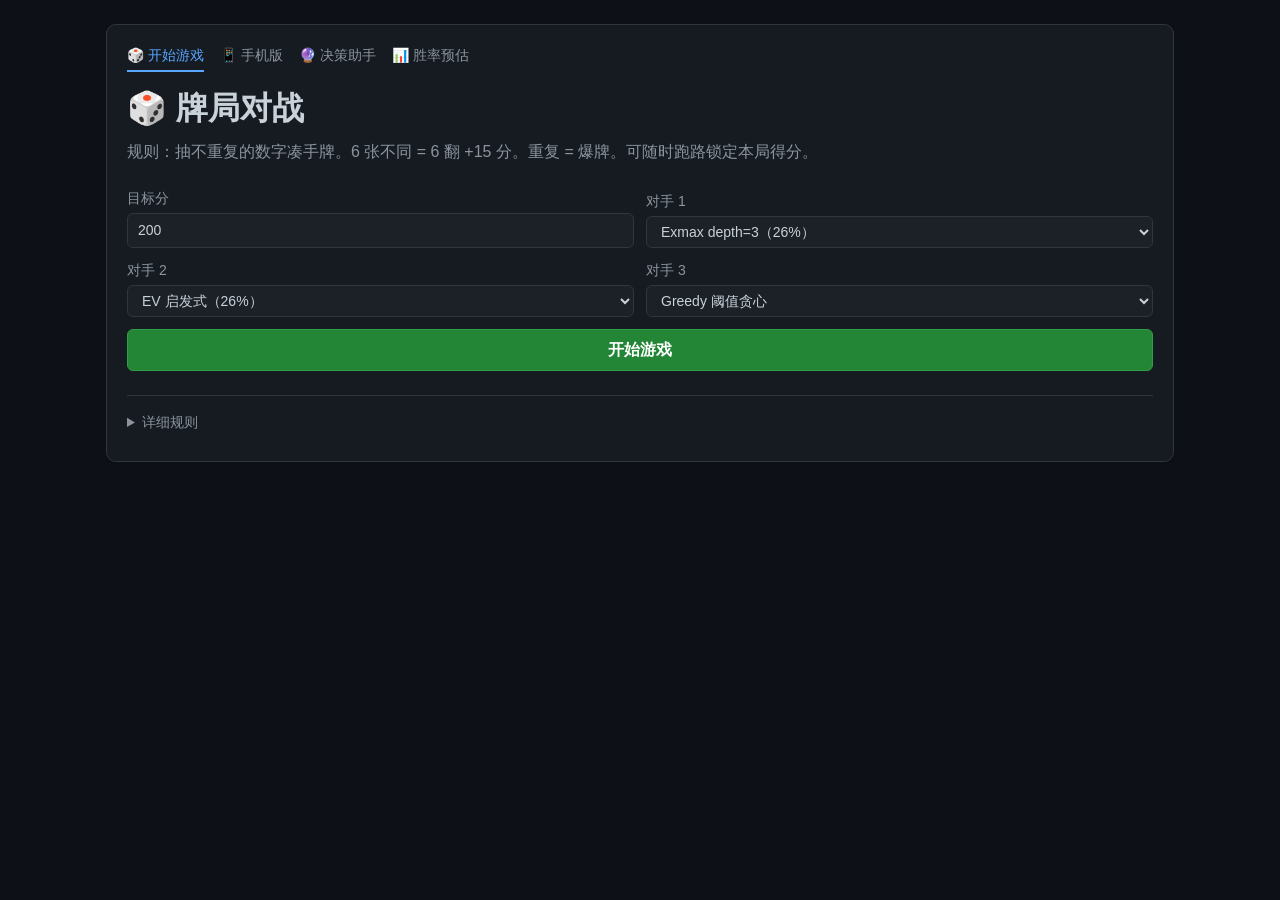
<file: web/index.html>
<!DOCTYPE html>
<html lang="zh-CN">
<head>
  <meta charset="UTF-8">
  <meta name="viewport" content="width=device-width, initial-scale=1.0">
  <title>牌局对战 · Web 版</title>
  <link rel="stylesheet" href="style.css">
</head>
<body>
  <div id="app">
    <!-- ===== 开局界面 ===== -->
    <section id="setup" class="card">
      <div style="display:flex;gap:16px;margin-bottom:12px;font-size:14px">
        <a href="index.html" style="color:var(--accent);text-decoration:none;border-bottom:2px solid var(--accent);padding-bottom:4px">🎲 开始游戏</a>
        <a href="mobile.html" style="color:var(--text-dim);text-decoration:none;padding-bottom:4px">📱 手机版</a>
        <a href="advisor.html" style="color:var(--text-dim);text-decoration:none;padding-bottom:4px">🔮 决策助手</a>
        <a href="winrate.html" style="color:var(--text-dim);text-decoration:none;padding-bottom:4px">📊 胜率预估</a>
      </div>
      <h1>🎲 牌局对战</h1>
      <p class="subtitle">规则：抽不重复的数字凑手牌。6 张不同 = 6 翻 +15 分。重复 = 爆牌。可随时跑路锁定本局得分。</p>

      <div class="setup-form">
        <label>
          目标分
          <input type="number" id="target-input" value="200" min="50" max="500" step="10">
        </label>
        <label>
          对手 1
          <select class="opp-select" data-idx="1">
            <option value="exmax4">Exmax depth=4（最强 26.5%）</option>
            <option value="exmax3" selected>Exmax depth=3（26%）</option>
            <option value="exmax2">Exmax depth=2（24.5%）</option>
            <option value="neural">🤖 神经网络（25.5%）</option>
            <option value="ev">EV 启发式（26%）</option>
            <option value="greedy">Greedy 阈值贪心</option>
            <option value="random">Random 随机</option>
          </select>
        </label>
        <label>
          对手 2
          <select class="opp-select" data-idx="2">
            <option value="exmax4">Exmax depth=4（最强 26.5%）</option>
            <option value="exmax3">Exmax depth=3（26%）</option>
            <option value="exmax2">Exmax depth=2（24.5%）</option>
            <option value="neural">🤖 神经网络（25.5%）</option>
            <option value="ev" selected>EV 启发式（26%）</option>
            <option value="greedy">Greedy 阈值贪心</option>
            <option value="random">Random 随机</option>
          </select>
        </label>
        <label>
          对手 3
          <select class="opp-select" data-idx="3">
            <option value="exmax4">Exmax depth=4（最强 26.5%）</option>
            <option value="exmax3">Exmax depth=3（26%）</option>
            <option value="exmax2">Exmax depth=2（24.5%）</option>
            <option value="neural">🤖 神经网络（25.5%）</option>
            <option value="ev">EV 启发式（26%）</option>
            <option value="greedy" selected>Greedy 阈值贪心</option>
            <option value="random">Random 随机</option>
          </select>
        </label>

        <button id="start-btn" class="primary">开始游戏</button>
      </div>

      <details class="rules">
        <summary>详细规则</summary>
        <ul>
          <li><b>牌库 94 张</b>：数字 79 + 加分 6（3 张 +10 / 3 张翻倍当前数字总和）+ 技能 9（保险/放逐/三连各 3）</li>
          <li><b>爆牌</b>：抽到手中已有的数字（除非有保险，消耗保险免一次）</li>
          <li><b>6 翻了</b>：手牌凑齐 6 个不同数字，+15 分奖励 + 强制其他活跃玩家锁分</li>
          <li><b>放逐</b>：强制目标跑路（可选自己）</li>
          <li><b>三连</b>：目标连摸 3 张（可选自己冲 6 翻）</li>
          <li><b>跑路</b>：锁定本局得分加到总分，退出本局</li>
          <li>任何玩家总分 ≥ 目标分，比赛结束</li>
        </ul>
      </details>
    </section>

    <!-- ===== 对局界面 ===== -->
    <section id="game" hidden>
      <header class="game-header">
        <h2>第 <span id="round-num">1</span> 局</h2>
        <div class="meta">
          目标 <b id="target-display">200</b> ·
          剩余 <b id="deck-remaining">94</b> 张
        </div>
        <button id="quit-btn" class="secondary">放弃</button>
      </header>

      <div class="players-grid" id="players"></div>

      <div class="my-area card">
        <div class="my-header">
          <h3>★ 我的状态</h3>
          <div class="my-meta">
            <span>本局 <b id="my-cur-score">0</b></span>
            <span>保险 <b id="my-insurance">无</b></span>
          </div>
        </div>
        <div class="my-hand" id="my-hand"></div>
        <div class="hint" id="hint"></div>
        <div class="actions">
          <button id="btn-draw" class="primary big">摸牌 (D)</button>
          <button id="btn-fold" class="secondary big">跑路 (F)</button>
        </div>
      </div>

      <div class="log-area card">
        <h3>📜 本局事件</h3>
        <ul id="event-log" class="event-log"></ul>
      </div>
    </section>

    <!-- ===== 技能目标选择模态框 ===== -->
    <div id="skill-modal" class="modal" hidden>
      <div class="modal-content card">
        <h3 id="skill-title"></h3>
        <p id="skill-desc"></p>
        <div id="skill-targets"></div>
      </div>
    </div>

    <!-- ===== 抽到牌的弹出反馈 ===== -->
    <div id="drawn-card" class="drawn-card" hidden></div>

    <!-- ===== 比赛结束模态框 ===== -->
    <div id="result-modal" class="modal" hidden>
      <div class="modal-content card">
        <h2 id="result-title"></h2>
        <ol id="result-rank" class="rank"></ol>
        <button id="play-again" class="primary">再来一局</button>
      </div>
    </div>
  </div>

  <script type="module" src="js/main.js"></script>
</body>
</html>
</file>
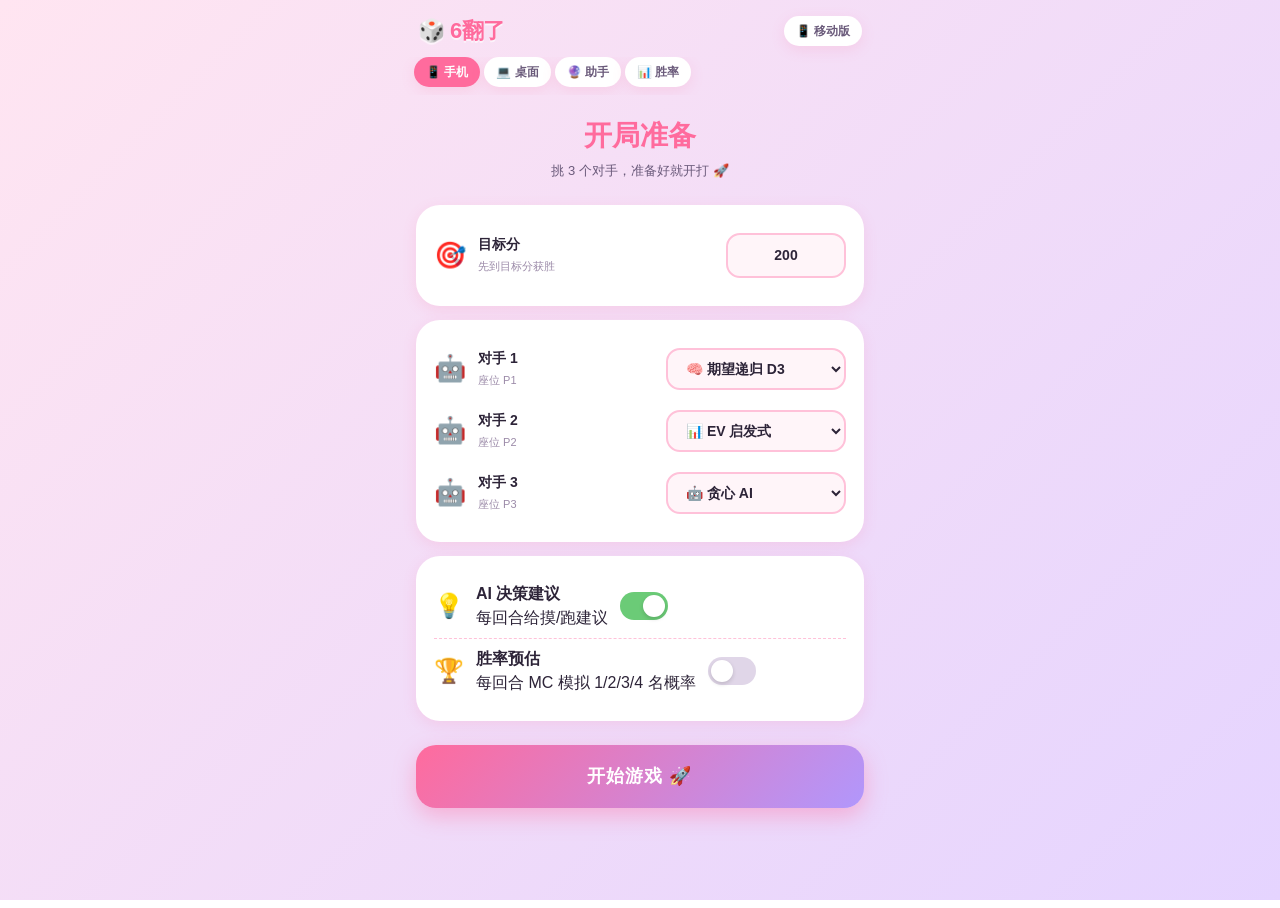
<file: web/mobile.html>
<!DOCTYPE html>
<html lang="zh-CN">
<head>
  <meta charset="UTF-8">
  <meta name="viewport" content="width=device-width, initial-scale=1.0, maximum-scale=1.0, user-scalable=no, viewport-fit=cover">
  <meta name="theme-color" content="#FF8FAB">
  <title>6翻了 · 移动版</title>
  <style>
    :root {
      --pink: #FF8FAB;
      --pink-deep: #FF6B9D;
      --pink-light: #FFC1D9;
      --purple: #B197FC;
      --purple-light: #E0CFFF;
      --yellow: #FFD93D;
      --yellow-soft: #FFE680;
      --green: #6BCB77;
      --green-soft: #9DDFA7;
      --red: #FF6B6B;
      --blue: #6BB6FF;
      --orange: #FF9F6B;
      --bg-1: #FFE5F1;
      --bg-2: #E5D4FF;
      --text: #2D2438;
      --text-soft: #6B5B7B;
      --text-dim: #9B8AA8;
      --shadow: 0 4px 14px rgba(255, 107, 157, 0.15);
      --shadow-lg: 0 8px 28px rgba(177, 151, 252, 0.25);
    }
    * { box-sizing: border-box; margin: 0; padding: 0; -webkit-tap-highlight-color: transparent; }
    /* 'hidden' 属性优先级低于 .sheet-overlay 等 display 规则，强制覆盖 */
    [hidden] { display: none !important; }
    html, body { height: 100%; overflow-x: hidden; }
    body {
      font-family: -apple-system, "PingFang SC", "Hiragino Sans GB",
                   "Noto Sans CJK SC", "Microsoft YaHei", sans-serif;
      background: linear-gradient(135deg, var(--bg-1) 0%, var(--bg-2) 100%);
      background-attachment: fixed;
      color: var(--text);
      line-height: 1.5;
      min-height: 100vh;
      padding-bottom: env(safe-area-inset-bottom);
    }
    button { font: inherit; cursor: pointer; border: none; background: transparent; color: inherit; }
    input, select { font: inherit; }
    input[type=number]::-webkit-inner-spin-button { display: none; }

    /* ================== App container ================== */
    #app {
      max-width: 480px;
      margin: 0 auto;
      min-height: 100vh;
      display: flex;
      flex-direction: column;
      position: relative;
    }

    /* ================== Header ================== */
    .top-bar {
      padding: 14px 18px 10px;
      display: flex;
      align-items: center;
      justify-content: space-between;
      gap: 8px;
    }
    .logo {
      font-size: 22px;
      font-weight: 800;
      letter-spacing: -.5px;
      color: var(--pink-deep);
      text-shadow: 0 2px 0 rgba(255, 255, 255, 0.6);
    }
    .top-meta {
      display: flex; gap: 8px; align-items: center;
      font-size: 12px;
      color: var(--text-soft);
    }
    .pill {
      background: white;
      padding: 6px 12px;
      border-radius: 999px;
      box-shadow: var(--shadow);
      font-weight: 600;
      font-size: 12px;
      display: inline-flex; align-items: center; gap: 4px;
    }
    .pill.alive { background: var(--green-soft); color: #1A6B26; }
    .nav-links {
      display: flex; gap: 4px;
      padding: 0 14px 8px;
      overflow-x: auto;
      -webkit-overflow-scrolling: touch;
    }
    .nav-links a {
      flex: 0 0 auto;
      padding: 6px 12px;
      background: white;
      color: var(--text-soft);
      text-decoration: none;
      border-radius: 999px;
      font-size: 12px;
      font-weight: 600;
      box-shadow: var(--shadow);
    }
    .nav-links a.active { background: var(--pink-deep); color: white; }

    /* ================== Setup screen ================== */
    .setup {
      padding: 20px 16px 100px;
      flex: 1;
    }
    .setup h1 {
      font-size: 28px;
      font-weight: 800;
      text-align: center;
      margin-bottom: 4px;
      color: var(--pink-deep);
    }
    .setup .subtitle {
      text-align: center;
      color: var(--text-soft);
      font-size: 13px;
      margin-bottom: 24px;
    }
    .setup-card {
      background: white;
      border-radius: 24px;
      padding: 18px;
      box-shadow: var(--shadow);
      margin-bottom: 14px;
    }
    .setup-card label {
      display: flex;
      align-items: center;
      gap: 12px;
      padding: 10px 0;
      font-weight: 600;
      font-size: 14px;
    }
    .setup-card label .label-emoji {
      font-size: 26px;
      flex-shrink: 0;
    }
    .setup-card label .label-text { flex: 1; }
    .setup-card label .label-hint { font-size: 11px; color: var(--text-dim); font-weight: 500; }
    .setup-card input[type=number],
    .setup-card select {
      padding: 10px 14px;
      border-radius: 14px;
      border: 2px solid var(--pink-light);
      background: #FFF5F9;
      color: var(--text);
      font-size: 14px;
      font-weight: 600;
      min-width: 120px;
      max-width: 180px;
      outline: none;
      transition: border .15s;
    }
    .setup-card input[type=number]:focus,
    .setup-card select:focus { border-color: var(--pink-deep); }
    .setup-card input[type=number] { text-align: center; width: 80px; }
    .setup-card .toggle-row {
      display: flex; align-items: center; gap: 12px; padding: 8px 0;
      border-top: 1px dashed var(--pink-light);
    }
    .setup-card .toggle-row:first-child { border-top: 0; }

    .toggle {
      position: relative; width: 48px; height: 28px;
      background: #E0D6E8; border-radius: 999px;
      transition: background .2s;
      flex-shrink: 0;
    }
    .toggle::after {
      content: ''; position: absolute;
      top: 3px; left: 3px;
      width: 22px; height: 22px;
      background: white; border-radius: 50%;
      box-shadow: 0 2px 4px rgba(0,0,0,.15);
      transition: left .2s;
    }
    .toggle.on { background: var(--green); }
    .toggle.on::after { left: 23px; }

    .start-btn {
      display: block;
      width: 100%;
      padding: 18px;
      margin-top: 24px;
      background: linear-gradient(135deg, var(--pink-deep) 0%, var(--purple) 100%);
      color: white;
      border-radius: 20px;
      font-size: 18px;
      font-weight: 800;
      letter-spacing: 1px;
      box-shadow: 0 8px 22px rgba(255, 107, 157, 0.4);
      transition: transform .12s;
    }
    .start-btn:active { transform: scale(.97); }

    /* ================== Game screen ================== */
    .game-screen {
      padding: 0 14px 220px;
      flex: 1;
    }

    /* Hero card (你) */
    .hero {
      background: linear-gradient(135deg, var(--pink-deep) 0%, var(--purple) 100%);
      color: white;
      border-radius: 26px;
      padding: 18px 18px 16px;
      box-shadow: var(--shadow-lg);
      margin-bottom: 14px;
      position: relative;
      overflow: hidden;
    }
    .hero::before {
      content: '';
      position: absolute;
      top: -30px; right: -30px;
      width: 120px; height: 120px;
      background: rgba(255,255,255,.12);
      border-radius: 50%;
    }
    .hero::after {
      content: '';
      position: absolute;
      bottom: -40px; left: -40px;
      width: 100px; height: 100px;
      background: rgba(255,255,255,.08);
      border-radius: 50%;
    }
    .hero-top {
      display: flex; justify-content: space-between; align-items: baseline;
      margin-bottom: 6px;
      position: relative; z-index: 1;
    }
    .hero-name { font-size: 20px; font-weight: 800; }
    .hero-status { font-size: 12px; opacity: .8; }
    .hero-score {
      font-size: 36px;
      font-weight: 900;
      line-height: 1;
      margin-bottom: 8px;
      position: relative; z-index: 1;
    }
    .hero-score .target { font-size: 14px; opacity: .7; font-weight: 600; }
    .hero-bar {
      height: 8px;
      background: rgba(255,255,255,.25);
      border-radius: 999px;
      overflow: hidden;
      margin-bottom: 12px;
      position: relative; z-index: 1;
    }
    .hero-bar-fill {
      height: 100%;
      background: var(--yellow);
      border-radius: 999px;
      transition: width .3s;
    }
    .hero-row {
      display: flex; justify-content: space-between; align-items: center;
      gap: 8px;
      font-size: 13px;
      position: relative; z-index: 1;
    }
    .hero-tag {
      background: rgba(255,255,255,.22);
      padding: 4px 10px;
      border-radius: 999px;
      font-weight: 600;
      backdrop-filter: blur(4px);
    }
    .hero-hand {
      display: flex; flex-wrap: wrap; gap: 6px;
      margin-top: 12px;
      position: relative; z-index: 1;
    }
    .hand-card {
      width: 38px; height: 50px;
      background: white;
      color: var(--pink-deep);
      border-radius: 8px;
      display: flex; align-items: center; justify-content: center;
      font-size: 18px;
      font-weight: 800;
      box-shadow: 0 2px 6px rgba(0,0,0,.12);
      animation: pop .25s ease-out;
    }
    .hand-card.tag-bonus {
      background: var(--yellow);
      color: var(--text);
    }
    @keyframes pop {
      0% { transform: scale(0) rotate(-12deg); }
      60% { transform: scale(1.1) rotate(5deg); }
      100% { transform: scale(1) rotate(0deg); }
    }

    /* Opponent row */
    .opp-section-title {
      font-size: 12px;
      color: var(--text-soft);
      font-weight: 700;
      margin: 4px 0 8px 6px;
      letter-spacing: 1px;
    }
    .opps {
      display: grid;
      grid-template-columns: repeat(3, 1fr);
      gap: 10px;
      margin-bottom: 14px;
    }
    .opp-card {
      background: white;
      border-radius: 18px;
      padding: 12px 10px;
      text-align: center;
      box-shadow: var(--shadow);
      position: relative;
      transition: transform .2s, box-shadow .2s;
    }
    .opp-card.is-turn {
      transform: translateY(-2px);
      box-shadow: 0 6px 16px rgba(255, 107, 157, 0.35);
      background: linear-gradient(135deg, #FFF5F9 0%, #F3EDFF 100%);
    }
    .opp-card.is-turn::before {
      content: '🎯';
      position: absolute;
      top: -10px; right: -6px;
      font-size: 18px;
      animation: bounce 1s infinite;
    }
    @keyframes bounce {
      0%, 100% { transform: translateY(0); }
      50% { transform: translateY(-3px); }
    }
    .opp-card.status-folded { opacity: .65; }
    .opp-card.status-busted { opacity: .55; background: #FFE5E5; }
    .opp-card.status-exiled { opacity: .55; background: #F3E0FF; }
    .opp-emoji {
      font-size: 24px;
      margin-bottom: 2px;
    }
    .opp-name {
      font-size: 11px;
      color: var(--text-soft);
      font-weight: 600;
      line-height: 1.1;
      margin-bottom: 2px;
      white-space: nowrap;
      overflow: hidden;
      text-overflow: ellipsis;
    }
    .opp-score {
      font-size: 18px;
      font-weight: 900;
      color: var(--pink-deep);
      line-height: 1;
    }
    .opp-meta {
      font-size: 10px;
      color: var(--text-dim);
      margin-top: 2px;
    }
    .opp-status-badge {
      display: inline-block;
      font-size: 9px;
      padding: 2px 6px;
      border-radius: 6px;
      margin-top: 3px;
      font-weight: 700;
    }
    .opp-status-badge.folded { background: var(--blue); color: white; }
    .opp-status-badge.busted { background: var(--red); color: white; }
    .opp-status-badge.exiled { background: var(--purple); color: white; }
    .opp-bar {
      height: 4px;
      background: #F3EDFF;
      border-radius: 999px;
      overflow: hidden;
      margin-top: 6px;
    }
    .opp-bar-fill {
      height: 100%;
      background: linear-gradient(90deg, var(--pink) 0%, var(--purple) 100%);
      border-radius: 999px;
    }

    /* Hint */
    .hint-box {
      background: linear-gradient(135deg, #FFF8DC 0%, #FFE8E8 100%);
      border-radius: 16px;
      padding: 12px 14px;
      margin-bottom: 12px;
      box-shadow: var(--shadow);
      font-size: 13px;
      color: var(--text);
    }
    .hint-box.danger { background: linear-gradient(135deg, #FFE0E0 0%, #FFB8B8 100%); color: #8B1A1A; }
    .hint-box.success { background: linear-gradient(135deg, #D4F5DC 0%, #ADE8B8 100%); color: #1A5B26; }

    /* Reco panel (collapsed by default, click to expand) */
    .reco-panel {
      background: white;
      border-radius: 16px;
      padding: 12px 14px;
      margin-bottom: 12px;
      box-shadow: var(--shadow);
      font-size: 12px;
    }
    .reco-panel summary {
      cursor: pointer;
      font-weight: 700;
      color: var(--pink-deep);
      list-style: none;
      display: flex; align-items: center; gap: 6px;
    }
    .reco-panel summary::-webkit-details-marker { display: none; }
    .reco-panel summary::after { content: '▾'; margin-left: auto; transition: transform .2s; }
    .reco-panel[open] summary::after { transform: rotate(180deg); }
    .reco-panel .reco-content { padding-top: 8px; }
    .reco-row {
      display: flex; justify-content: space-between;
      padding: 4px 0;
      font-size: 12px;
    }
    .reco-row b { font-weight: 700; }
    .reco-row.danger b { color: var(--red); }
    .reco-row.warn b { color: var(--orange); }
    .reco-row.good b { color: var(--green); }
    .reco-verdict {
      text-align: center;
      padding: 10px;
      border-radius: 12px;
      margin-top: 8px;
      font-size: 14px;
      font-weight: 700;
    }
    .reco-verdict.draw { background: var(--green-soft); color: #1A5B26; }
    .reco-verdict.fold { background: var(--yellow-soft); color: #6B5300; }

    /* Event log */
    .log-card {
      background: white;
      border-radius: 16px;
      padding: 14px;
      box-shadow: var(--shadow);
      margin-bottom: 14px;
    }
    .log-card h4 {
      font-size: 12px;
      color: var(--text-soft);
      font-weight: 700;
      letter-spacing: 1px;
      margin-bottom: 8px;
    }
    .log-list { list-style: none; max-height: 160px; overflow-y: auto; -webkit-overflow-scrolling: touch; }
    .log-list li {
      padding: 4px 0;
      font-size: 12px;
      color: var(--text-soft);
      display: flex; gap: 6px;
      border-bottom: 1px dashed #F3EDFF;
    }
    .log-list li:last-child { border-bottom: 0; }
    .log-list li.is-me { color: var(--pink-deep); font-weight: 600; }
    .log-list li.event-bust { color: var(--red); }
    .log-list li.event-six { color: var(--yellow); font-weight: 700; }
    .log-list li.event-fold { color: var(--blue); }
    .log-list li.event-skill { color: var(--purple); }

    /* Bottom action bar — fixed */
    .actions-bar {
      position: fixed;
      bottom: 0;
      left: 50%;
      transform: translateX(-50%);
      width: 100%;
      max-width: 480px;
      padding: 14px 14px calc(14px + env(safe-area-inset-bottom));
      background: linear-gradient(180deg, transparent 0%, var(--bg-2) 30%);
      display: flex;
      gap: 10px;
      z-index: 5;
    }
    .btn-action {
      flex: 1;
      padding: 18px 14px;
      border-radius: 20px;
      font-size: 18px;
      font-weight: 800;
      box-shadow: var(--shadow-lg);
      transition: transform .12s, box-shadow .12s, opacity .15s;
      letter-spacing: 1px;
    }
    .btn-action.btn-draw {
      background: linear-gradient(135deg, var(--green) 0%, var(--green-soft) 100%);
      color: white;
    }
    .btn-action.btn-fold {
      background: linear-gradient(135deg, var(--yellow) 0%, var(--orange) 100%);
      color: var(--text);
    }
    .btn-action:active:not(:disabled) { transform: scale(.96); }
    .btn-action:disabled { opacity: .35; box-shadow: none; }
    .btn-action.your-turn {
      animation: glow 1.4s ease-in-out infinite;
    }
    @keyframes glow {
      0%, 100% { box-shadow: 0 8px 22px rgba(107, 203, 119, 0.4); }
      50% { box-shadow: 0 8px 28px rgba(107, 203, 119, 0.7); }
    }

    /* Modals (bottom sheets) */
    .sheet-overlay {
      position: fixed;
      inset: 0;
      background: rgba(45, 36, 56, 0.5);
      backdrop-filter: blur(4px);
      z-index: 100;
      display: flex;
      align-items: flex-end;
      justify-content: center;
      animation: fadeIn .2s;
    }
    @keyframes fadeIn { from { opacity: 0; } }
    .sheet {
      background: white;
      width: 100%;
      max-width: 480px;
      border-radius: 28px 28px 0 0;
      padding: 22px 18px calc(22px + env(safe-area-inset-bottom));
      box-shadow: 0 -10px 30px rgba(0,0,0,.2);
      animation: slideUp .3s cubic-bezier(.4, 0, .2, 1);
    }
    @keyframes slideUp { from { transform: translateY(100%); } }
    .sheet h3 {
      text-align: center;
      margin-bottom: 12px;
      font-size: 18px;
      font-weight: 800;
      color: var(--pink-deep);
    }
    .sheet p {
      text-align: center;
      color: var(--text-soft);
      font-size: 13px;
      margin-bottom: 16px;
    }
    .skill-targets { display: flex; flex-direction: column; gap: 10px; }
    .skill-target {
      padding: 14px 18px;
      background: linear-gradient(135deg, #FFF5F9 0%, #F3EDFF 100%);
      border-radius: 18px;
      font-size: 15px;
      font-weight: 700;
      transition: transform .12s, background .12s;
      text-align: left;
    }
    .skill-target:active { transform: scale(.97); background: linear-gradient(135deg, #FFE5F1 0%, #E5D4FF 100%); }
    .skill-target.recommended { border: 2px solid var(--pink-deep); }
    .skill-target small { display: block; font-size: 11px; color: var(--text-dim); font-weight: 500; }

    /* Result */
    .result-sheet {
      text-align: center;
    }
    .result-emoji { font-size: 60px; margin-bottom: 6px; }
    .result-title { font-size: 22px; font-weight: 900; margin-bottom: 16px; }
    .result-rank { list-style: none; }
    .result-rank li {
      display: flex; align-items: center; gap: 12px;
      padding: 10px 14px;
      margin-bottom: 8px;
      border-radius: 14px;
      background: #FFF5F9;
      font-size: 14px;
    }
    .result-rank li.rank-1 { background: linear-gradient(135deg, #FFE680 0%, #FFD93D 100%); }
    .result-rank li.rank-2 { background: linear-gradient(135deg, #F0F0F0 0%, #C9C9C9 100%); }
    .result-rank li.rank-3 { background: linear-gradient(135deg, #FFE5C4 0%, #E8B98A 100%); }
    .result-rank .pos { font-size: 20px; }
    .result-rank .who { flex: 1; font-weight: 700; }
    .result-rank .pts { font-weight: 900; color: var(--pink-deep); }
    .result-rank li.is-me .who::after { content: ' ★'; color: var(--pink-deep); }

    /* Drawn card flash */
    .drawn-card-flash {
      position: fixed;
      top: 50%; left: 50%;
      transform: translate(-50%, -50%) scale(0);
      background: white;
      padding: 20px 28px;
      border-radius: 22px;
      font-size: 28px;
      font-weight: 900;
      box-shadow: 0 12px 40px rgba(0,0,0,.2);
      z-index: 200;
      pointer-events: none;
    }
    .drawn-card-flash.show { animation: flashCard 1.1s ease-out; }
    @keyframes flashCard {
      0% { transform: translate(-50%, -50%) scale(0) rotate(-15deg); }
      30% { transform: translate(-50%, -50%) scale(1.15) rotate(5deg); }
      45% { transform: translate(-50%, -50%) scale(1) rotate(0deg); }
      85% { transform: translate(-50%, -50%) scale(1) rotate(0deg); opacity: 1; }
      100% { transform: translate(-50%, -50%) scale(.9) rotate(0deg); opacity: 0; }
    }

    /* Confetti for win */
    .confetti {
      position: fixed; pointer-events: none; z-index: 99;
      width: 8px; height: 14px;
      animation: confettiFall 3s linear forwards;
    }
    @keyframes confettiFall {
      0% { transform: translateY(-30vh) rotate(0deg); opacity: 1; }
      100% { transform: translateY(110vh) rotate(720deg); opacity: 0; }
    }

    /* Quit btn */
    .quit-btn {
      background: white;
      border-radius: 999px;
      padding: 6px 12px;
      box-shadow: var(--shadow);
      font-size: 12px;
      color: var(--text-soft);
      font-weight: 600;
    }
  </style>
</head>
<body>
  <div id="app">
    <!-- Setup screen -->
    <section id="setup">
      <div class="top-bar">
        <div class="logo">🎲 6翻了</div>
        <div class="top-meta"><span class="pill">📱 移动版</span></div>
      </div>
      <div class="nav-links">
        <a href="mobile.html" class="active">📱 手机</a>
        <a href="index.html">💻 桌面</a>
        <a href="advisor.html">🔮 助手</a>
        <a href="winrate.html">📊 胜率</a>
      </div>

      <div class="setup">
        <h1>开局准备</h1>
        <div class="subtitle">挑 3 个对手，准备好就开打 🚀</div>

        <div class="setup-card">
          <label>
            <span class="label-emoji">🎯</span>
            <span class="label-text">
              <span style="display:block">目标分</span>
              <span class="label-hint">先到目标分获胜</span>
            </span>
            <input type="number" id="target-input" value="200" min="50" max="500" step="10">
          </label>
        </div>

        <div class="setup-card">
          <label>
            <span class="label-emoji">🤖</span>
            <span class="label-text">
              <span style="display:block">对手 1</span>
              <span class="label-hint">座位 P1</span>
            </span>
            <select id="opp-1">
              <option value="exmax3" selected>🧠 期望递归 D3</option>
              <option value="exmax4">🧠 期望递归 D4 (最强)</option>
              <option value="exmax2">🧠 期望递归 D2</option>
              <option value="neural">🤖✨ 神经网络 (训练版)</option>
              <option value="ev">📊 EV 启发式</option>
              <option value="greedy">🤖 贪心 AI</option>
              <option value="random">🎲 随机</option>
            </select>
          </label>
          <label>
            <span class="label-emoji">🤖</span>
            <span class="label-text">
              <span style="display:block">对手 2</span>
              <span class="label-hint">座位 P2</span>
            </span>
            <select id="opp-2">
              <option value="exmax3">🧠 期望递归 D3</option>
              <option value="exmax4">🧠 期望递归 D4 (最强)</option>
              <option value="exmax2">🧠 期望递归 D2</option>
              <option value="neural">🤖✨ 神经网络 (训练版)</option>
              <option value="ev" selected>📊 EV 启发式</option>
              <option value="greedy">🤖 贪心 AI</option>
              <option value="random">🎲 随机</option>
            </select>
          </label>
          <label>
            <span class="label-emoji">🤖</span>
            <span class="label-text">
              <span style="display:block">对手 3</span>
              <span class="label-hint">座位 P3</span>
            </span>
            <select id="opp-3">
              <option value="exmax3">🧠 期望递归 D3</option>
              <option value="exmax4">🧠 期望递归 D4 (最强)</option>
              <option value="exmax2">🧠 期望递归 D2</option>
              <option value="neural">🤖✨ 神经网络 (训练版)</option>
              <option value="ev">📊 EV 启发式</option>
              <option value="greedy" selected>🤖 贪心 AI</option>
              <option value="random">🎲 随机</option>
            </select>
          </label>
        </div>

        <div class="setup-card">
          <div class="toggle-row">
            <span class="label-emoji" style="font-size:24px">💡</span>
            <span class="label-text">
              <span style="display:block;font-weight:700">AI 决策建议</span>
              <span class="label-hint">每回合给摸/跑建议</span>
            </span>
            <div class="toggle on" id="t-reco" data-on="true"></div>
          </div>
          <div class="toggle-row">
            <span class="label-emoji" style="font-size:24px">🏆</span>
            <span class="label-text">
              <span style="display:block;font-weight:700">胜率预估</span>
              <span class="label-hint">每回合 MC 模拟 1/2/3/4 名概率</span>
            </span>
            <div class="toggle" id="t-winrate" data-on="false"></div>
          </div>
        </div>

        <button class="start-btn" id="btn-start">开始游戏 🚀</button>
      </div>
    </section>

    <!-- Game screen -->
    <section id="game" hidden>
      <div class="top-bar">
        <div class="logo">🎲 6翻了</div>
        <div class="top-meta">
          <span class="pill">第 <b id="round-num">1</b> 局</span>
          <span class="pill">🃏 <b id="deck-remaining">96</b></span>
          <button class="quit-btn" id="btn-quit">✕</button>
        </div>
      </div>

      <div class="game-screen">
        <!-- Hero card (你) -->
        <div class="hero" id="hero"></div>

        <!-- Hint -->
        <div class="hint-box" id="hint"></div>

        <!-- Reco panel (collapsed) -->
        <details class="reco-panel" id="reco-panel" hidden>
          <summary>💡 AI 决策建议</summary>
          <div class="reco-content" id="reco-content"></div>
        </details>

        <!-- Winrate panel (collapsed) -->
        <details class="reco-panel" id="winrate-panel" hidden>
          <summary>🏆 胜率预估 <button id="winrate-run" style="margin-left:auto;font-size:11px;background:var(--pink-deep);color:white;padding:3px 10px;border-radius:999px">▶ 跑</button></summary>
          <div class="reco-content" id="winrate-content"><div style="font-size:11px;color:var(--text-dim)">点"跑"按钮模拟 200 局</div></div>
        </details>

        <!-- Opponents -->
        <div class="opp-section-title">对手</div>
        <div class="opps" id="opps"></div>

        <!-- Event log -->
        <div class="log-card">
          <h4>📜 最近事件</h4>
          <ul class="log-list" id="log"></ul>
        </div>
      </div>

      <div class="actions-bar">
        <button class="btn-action btn-draw" id="btn-draw" disabled>🎲 摸牌</button>
        <button class="btn-action btn-fold" id="btn-fold" disabled>🔒 跑路</button>
      </div>
    </section>

    <!-- Skill modal -->
    <div id="skill-overlay" class="sheet-overlay" hidden>
      <div class="sheet">
        <h3 id="skill-title"></h3>
        <p id="skill-desc"></p>
        <div class="skill-targets" id="skill-targets"></div>
      </div>
    </div>

    <!-- Result modal -->
    <div id="result-overlay" class="sheet-overlay" hidden>
      <div class="sheet result-sheet">
        <div class="result-emoji" id="result-emoji">🏆</div>
        <div class="result-title" id="result-title"></div>
        <ol class="result-rank" id="result-rank"></ol>
        <button class="start-btn" id="btn-again" style="margin-top:14px">再来一局 🚀</button>
      </div>
    </div>

    <!-- Drawn card flash -->
    <div id="drawn-flash" class="drawn-card-flash"></div>
  </div>

  <script type="module" src="js/mobile.js"></script>
</body>
</html>
</file>
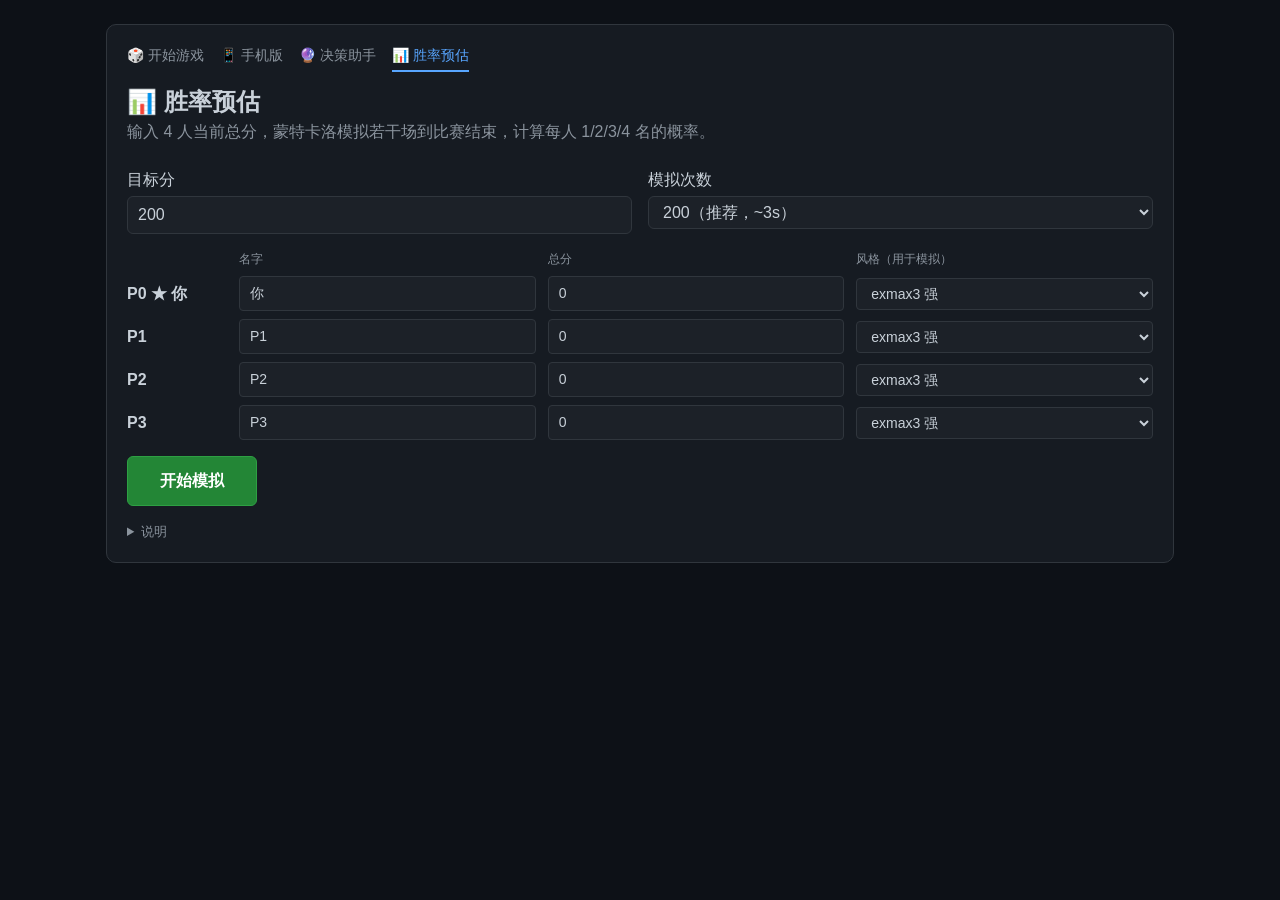
<file: web/winrate.html>
<!DOCTYPE html>
<html lang="zh-CN">
<head>
  <meta charset="UTF-8">
  <meta name="viewport" content="width=device-width, initial-scale=1.0">
  <title>胜率预估 · 6翻了</title>
  <link rel="stylesheet" href="style.css">
  <style>
    .winrate-form {
      display: grid;
      grid-template-columns: 100px 1fr 1fr 1fr;
      gap: 8px 12px;
      align-items: center;
      margin: 16px 0;
    }
    .winrate-form label { font-size: 13px; color: var(--text-dim); }
    .winrate-form input, .winrate-form select {
      width: 100%; padding: 6px 10px;
      background: var(--panel-2); color: var(--text);
      border: 1px solid var(--border); border-radius: 4px;
      font-size: 14px;
    }
    .winrate-form .row-label { font-weight: 600; color: var(--text); }
    .top-row { display: grid; grid-template-columns: repeat(2, 1fr); gap: 16px; margin-bottom: 12px; }
    .top-row label { display: flex; flex-direction: column; gap: 4px; }
    .progress {
      width: 100%; height: 6px; background: var(--panel-2);
      border-radius: 3px; overflow: hidden; margin: 12px 0;
    }
    .progress-bar { height: 100%; background: var(--accent); transition: width .1s; width: 0; }

    .result-table {
      width: 100%; border-collapse: collapse; margin-top: 12px; font-size: 14px;
    }
    .result-table th, .result-table td {
      padding: 10px 12px; text-align: right;
      border-bottom: 1px solid var(--border);
    }
    .result-table th:first-child, .result-table td:first-child { text-align: left; }
    .result-table thead { background: var(--panel-2); color: var(--text-dim); font-weight: 600; }
    .result-table .me { background: rgba(63, 185, 80, 0.08); }
    .pct-bar {
      display: inline-block; height: 18px; vertical-align: middle;
      background: var(--accent); margin-left: 6px; opacity: .35; border-radius: 2px;
    }
    .pct-1st { background: var(--green); opacity: .5; }
    .pct-4th { background: var(--red); opacity: .35; }
  </style>
</head>
<body>
  <div id="app">
    <section class="card">
      <div style="display:flex;gap:16px;margin-bottom:12px;font-size:14px">
        <a href="index.html" style="color:var(--text-dim);text-decoration:none;padding-bottom:4px">🎲 开始游戏</a>
        <a href="mobile.html" style="color:var(--text-dim);text-decoration:none;padding-bottom:4px">📱 手机版</a>
        <a href="advisor.html" style="color:var(--text-dim);text-decoration:none;padding-bottom:4px">🔮 决策助手</a>
        <a href="winrate.html" style="color:var(--accent);text-decoration:none;border-bottom:2px solid var(--accent);padding-bottom:4px">📊 胜率预估</a>
      </div>
      <h1>📊 胜率预估</h1>
      <p class="subtitle">输入 4 人当前总分，蒙特卡洛模拟若干场到比赛结束，计算每人 1/2/3/4 名的概率。</p>

      <div class="top-row">
        <label>
          目标分
          <input type="number" id="target" value="200" min="50" max="500" step="10">
        </label>
        <label>
          模拟次数
          <select id="n-sims">
            <option value="50">50（快，~1s）</option>
            <option value="200" selected>200（推荐，~3s）</option>
            <option value="500">500（更准，~8s）</option>
            <option value="1000">1000（最准，~15s）</option>
          </select>
        </label>
      </div>

      <div class="winrate-form">
        <div></div>
        <div style="font-size: 12px; color: var(--text-dim);">名字</div>
        <div style="font-size: 12px; color: var(--text-dim);">总分</div>
        <div style="font-size: 12px; color: var(--text-dim);">风格（用于模拟）</div>

        <span class="row-label">P0 ★ 你</span>
        <input type="text" id="name-0" value="你">
        <input type="number" id="score-0" value="0" min="0" max="500">
        <select id="agent-0">
          <option value="exmax3" selected>exmax3 强</option>
          <option value="ev">ev 中</option>
          <option value="greedy">greedy 弱</option>
          <option value="exmax4">exmax4 最强（慢）</option>
          <option value="exmax2">exmax2 较弱</option>
          <option value="random">random 随机</option>
        </select>

        <span class="row-label">P1</span>
        <input type="text" id="name-1" value="P1">
        <input type="number" id="score-1" value="0" min="0" max="500">
        <select id="agent-1">
          <option value="exmax3" selected>exmax3 强</option>
          <option value="ev">ev 中</option>
          <option value="greedy">greedy 弱</option>
          <option value="exmax4">exmax4 最强（慢）</option>
          <option value="exmax2">exmax2 较弱</option>
          <option value="random">random 随机</option>
        </select>

        <span class="row-label">P2</span>
        <input type="text" id="name-2" value="P2">
        <input type="number" id="score-2" value="0" min="0" max="500">
        <select id="agent-2">
          <option value="exmax3" selected>exmax3 强</option>
          <option value="ev">ev 中</option>
          <option value="greedy">greedy 弱</option>
          <option value="exmax4">exmax4 最强（慢）</option>
          <option value="exmax2">exmax2 较弱</option>
          <option value="random">random 随机</option>
        </select>

        <span class="row-label">P3</span>
        <input type="text" id="name-3" value="P3">
        <input type="number" id="score-3" value="0" min="0" max="500">
        <select id="agent-3">
          <option value="exmax3" selected>exmax3 强</option>
          <option value="ev">ev 中</option>
          <option value="greedy">greedy 弱</option>
          <option value="exmax4">exmax4 最强（慢）</option>
          <option value="exmax2">exmax2 较弱</option>
          <option value="random">random 随机</option>
        </select>
      </div>

      <button id="run-btn" class="primary big">开始模拟</button>

      <div class="progress" id="progress" hidden>
        <div class="progress-bar" id="progress-bar"></div>
      </div>

      <div id="result" hidden></div>

      <details style="margin-top: 16px;">
        <summary style="color: var(--text-dim); cursor: pointer; font-size: 13px;">说明</summary>
        <ul style="margin: 8px 0 0 24px; font-size: 13px; color: var(--text-dim);">
          <li>每次模拟从输入的总分起，按选择的"风格"打到比赛结束（有人达到目标分）</li>
          <li>统计每人最终排名 1/2/3/4 的频次，得到概率</li>
          <li>"风格"决定模拟里那个位置的玩家怎么决策；玩家本人的实际打法可能比 ev 更好或更差</li>
          <li>模拟次数越多越准，500 局以上结果稳定到 ±2pp 内</li>
        </ul>
      </details>
    </section>
  </div>
  <script type="module" src="js/winrate-page.js"></script>
</body>
</html>
</file>
<file: web/style.css>
/* ============== 全局 ============== */
:root {
  --bg: #0d1117;
  --panel: #161b22;
  --panel-2: #1c2128;
  --border: #30363d;
  --text: #c9d1d9;
  --text-dim: #8b949e;
  --accent: #58a6ff;
  --green: #3fb950;
  --yellow: #d29922;
  --red: #f85149;
  --magenta: #bc8cff;
  --blue: #79c0ff;
}

* {
  box-sizing: border-box;
  margin: 0;
  padding: 0;
}

html, body {
  font-family: -apple-system, BlinkMacSystemFont, "PingFang SC", "Microsoft YaHei", sans-serif;
  background: var(--bg);
  color: var(--text);
  line-height: 1.5;
  min-height: 100vh;
}

/* HTML 'hidden' 属性优先级低于 .modal/.drawn-card 等 display 规则；强制隐藏 */
[hidden] { display: none !important; }

#app {
  max-width: 1100px;
  margin: 0 auto;
  padding: 24px 16px;
}

/* ============== 通用组件 ============== */
.card {
  background: var(--panel);
  border: 1px solid var(--border);
  border-radius: 10px;
  padding: 20px;
  margin-bottom: 16px;
}

button {
  font: inherit;
  background: var(--panel-2);
  color: var(--text);
  border: 1px solid var(--border);
  border-radius: 6px;
  padding: 8px 16px;
  cursor: pointer;
  transition: all .12s ease;
}

button:hover {
  background: #30363d;
  border-color: #484f58;
}

button:disabled {
  opacity: .4;
  cursor: not-allowed;
}

button.primary {
  background: #238636;
  border-color: #2ea043;
  color: white;
  font-weight: 600;
}

button.primary:hover {
  background: #2ea043;
}

button.secondary {
  background: #21262d;
}

button.big {
  font-size: 16px;
  padding: 12px 24px;
  min-width: 130px;
}

input, select {
  font: inherit;
  background: var(--panel-2);
  color: var(--text);
  border: 1px solid var(--border);
  border-radius: 6px;
  padding: 6px 10px;
}

/* ============== 开局界面 ============== */
#setup h1 {
  font-size: 32px;
  margin-bottom: 8px;
}

.subtitle {
  color: var(--text-dim);
  margin-bottom: 24px;
}

.setup-form {
  display: grid;
  grid-template-columns: repeat(2, 1fr);
  gap: 12px;
  align-items: end;
}

.setup-form label {
  display: flex;
  flex-direction: column;
  gap: 4px;
  font-size: 14px;
  color: var(--text-dim);
}

.setup-form button {
  grid-column: 1 / -1;
}

.rules {
  margin-top: 24px;
  border-top: 1px solid var(--border);
  padding-top: 16px;
  color: var(--text-dim);
  font-size: 14px;
}

.rules summary {
  cursor: pointer;
  user-select: none;
  margin-bottom: 8px;
}

.rules ul {
  list-style: none;
  margin-top: 8px;
}

.rules li {
  padding: 4px 0;
}

.rules b {
  color: var(--text);
}

/* ============== 对局界面 ============== */
.game-header {
  display: flex;
  align-items: center;
  justify-content: space-between;
  padding: 12px 0;
  margin-bottom: 16px;
  border-bottom: 1px solid var(--border);
}

.game-header h2 {
  font-size: 20px;
}

.meta {
  color: var(--text-dim);
  font-size: 14px;
}

.meta b {
  color: var(--text);
  margin: 0 2px;
}

/* ============== 玩家网格 ============== */
.players-grid {
  display: grid;
  grid-template-columns: repeat(4, 1fr);
  gap: 12px;
  margin-bottom: 16px;
}

.player-card {
  background: var(--panel);
  border: 1px solid var(--border);
  border-radius: 8px;
  padding: 12px;
  font-size: 14px;
}

.player-card.is-me {
  border-color: var(--accent);
  background: linear-gradient(180deg, rgba(88, 166, 255, .08), transparent);
}

.player-card .name {
  font-weight: 600;
  margin-bottom: 4px;
  display: flex;
  justify-content: space-between;
  align-items: center;
}

.player-card .status-emoji {
  font-size: 18px;
}

.player-card .total {
  font-size: 22px;
  font-weight: 700;
  color: var(--text);
  margin: 4px 0;
}

.score-bar {
  height: 4px;
  background: var(--panel-2);
  border-radius: 2px;
  overflow: hidden;
  margin-bottom: 8px;
}

.score-bar-fill {
  height: 100%;
  background: var(--green);
  transition: width .3s ease;
}

.player-card .info {
  color: var(--text-dim);
  font-size: 12px;
  margin: 2px 0;
}

.player-card .hand {
  font-family: ui-monospace, "SF Mono", monospace;
  font-size: 12px;
  color: var(--blue);
}

.player-card.status-folded { opacity: .55; }
.player-card.status-busted { opacity: .55; }
.player-card.status-busted .total { color: var(--red); }
.player-card.status-exiled { opacity: .55; }

/* ============== 我的状态区 ============== */
.my-area {
  background: var(--panel);
}

.my-header {
  display: flex;
  justify-content: space-between;
  align-items: center;
  margin-bottom: 12px;
}

.my-meta {
  display: flex;
  gap: 16px;
  color: var(--text-dim);
  font-size: 14px;
}

.my-meta b {
  color: var(--text);
  margin-left: 4px;
}

.my-hand {
  display: flex;
  gap: 8px;
  min-height: 70px;
  margin-bottom: 12px;
  flex-wrap: wrap;
}

.card-tile {
  display: inline-flex;
  align-items: center;
  justify-content: center;
  width: 48px;
  height: 64px;
  background: linear-gradient(135deg, #21262d, #161b22);
  border: 1.5px solid var(--accent);
  border-radius: 6px;
  font-size: 22px;
  font-weight: 700;
  color: var(--accent);
  font-family: ui-monospace, "SF Mono", monospace;
  animation: card-pop .25s ease-out;
}

.card-tile.bonus {
  border-color: var(--green);
  color: var(--green);
  font-size: 14px;
}

@keyframes card-pop {
  0% { transform: scale(0.7); opacity: 0; }
  100% { transform: scale(1); opacity: 1; }
}

.hint {
  color: var(--text-dim);
  font-size: 14px;
  margin-bottom: 12px;
  padding: 8px 12px;
  background: var(--panel-2);
  border-radius: 6px;
}

.hint .danger { color: var(--red); font-weight: 600; }
.hint .warn { color: var(--yellow); font-weight: 600; }
.hint .safe { color: var(--green); font-weight: 600; }
.hint .winning { color: var(--green); font-weight: 700; }

.actions {
  display: flex;
  gap: 12px;
}

/* ============== 事件日志 ============== */
.log-area h3 {
  font-size: 16px;
  color: var(--text-dim);
  margin-bottom: 8px;
}

.event-log {
  list-style: none;
  font-family: ui-monospace, "SF Mono", monospace;
  font-size: 13px;
  max-height: 200px;
  overflow-y: auto;
}

.event-log li {
  padding: 3px 0;
  color: var(--text-dim);
}

.event-log li.is-me { color: var(--text); font-weight: 600; }
.event-log li.bust { color: var(--red); }
.event-log li.six-burst { color: var(--yellow); font-weight: 700; }
.event-log li.bonus { color: var(--green); }
.event-log li.skill { color: var(--magenta); }
.event-log li.insurance-event { color: var(--blue); }
.event-log li.fold { opacity: .65; }

/* ============== 抽到牌弹出 ============== */
.drawn-card {
  position: fixed;
  top: 50%;
  left: 50%;
  transform: translate(-50%, -50%);
  background: var(--panel);
  border: 2px solid var(--accent);
  border-radius: 12px;
  padding: 32px 48px;
  font-size: 48px;
  font-weight: 700;
  color: var(--accent);
  box-shadow: 0 8px 32px rgba(88, 166, 255, .35);
  z-index: 100;
  animation: drawn-pop .8s ease-out;
}

.drawn-card.bonus { border-color: var(--green); color: var(--green); }
.drawn-card.skill { border-color: var(--magenta); color: var(--magenta); }
.drawn-card.bust { border-color: var(--red); color: var(--red); }

@keyframes drawn-pop {
  0% { transform: translate(-50%, -50%) scale(0.5); opacity: 0; }
  20% { transform: translate(-50%, -50%) scale(1.1); opacity: 1; }
  80% { transform: translate(-50%, -50%) scale(1); opacity: 1; }
  100% { transform: translate(-50%, -50%) scale(1); opacity: 0; }
}

/* ============== 模态框 ============== */
.modal {
  position: fixed;
  inset: 0;
  background: rgba(0, 0, 0, .6);
  display: flex;
  align-items: center;
  justify-content: center;
  z-index: 50;
  backdrop-filter: blur(2px);
}

.modal-content {
  max-width: 480px;
  width: 90%;
  margin: 0;
}

.modal-content h2 {
  margin-bottom: 16px;
}

.skill-target {
  display: flex;
  justify-content: space-between;
  align-items: center;
  background: var(--panel-2);
  border: 1px solid var(--border);
  border-radius: 6px;
  padding: 10px 14px;
  margin: 6px 0;
  cursor: pointer;
  transition: all .12s ease;
}

.skill-target:hover {
  border-color: var(--accent);
  background: rgba(88, 166, 255, .08);
}

.skill-target.is-self {
  border-color: var(--green);
}

.rank {
  list-style: none;
  margin: 16px 0;
}

.rank li {
  display: flex;
  justify-content: space-between;
  padding: 8px 0;
  border-bottom: 1px solid var(--border);
}

.rank li.is-me {
  font-weight: 700;
  color: var(--accent);
}

/* ============== 响应式 ============== */
@media (max-width: 720px) {
  .players-grid { grid-template-columns: repeat(2, 1fr); }
  .setup-form { grid-template-columns: 1fr; }
}

@media (max-width: 480px) {
  .actions { flex-direction: column; }
  .actions button { width: 100%; }
}
</file>
